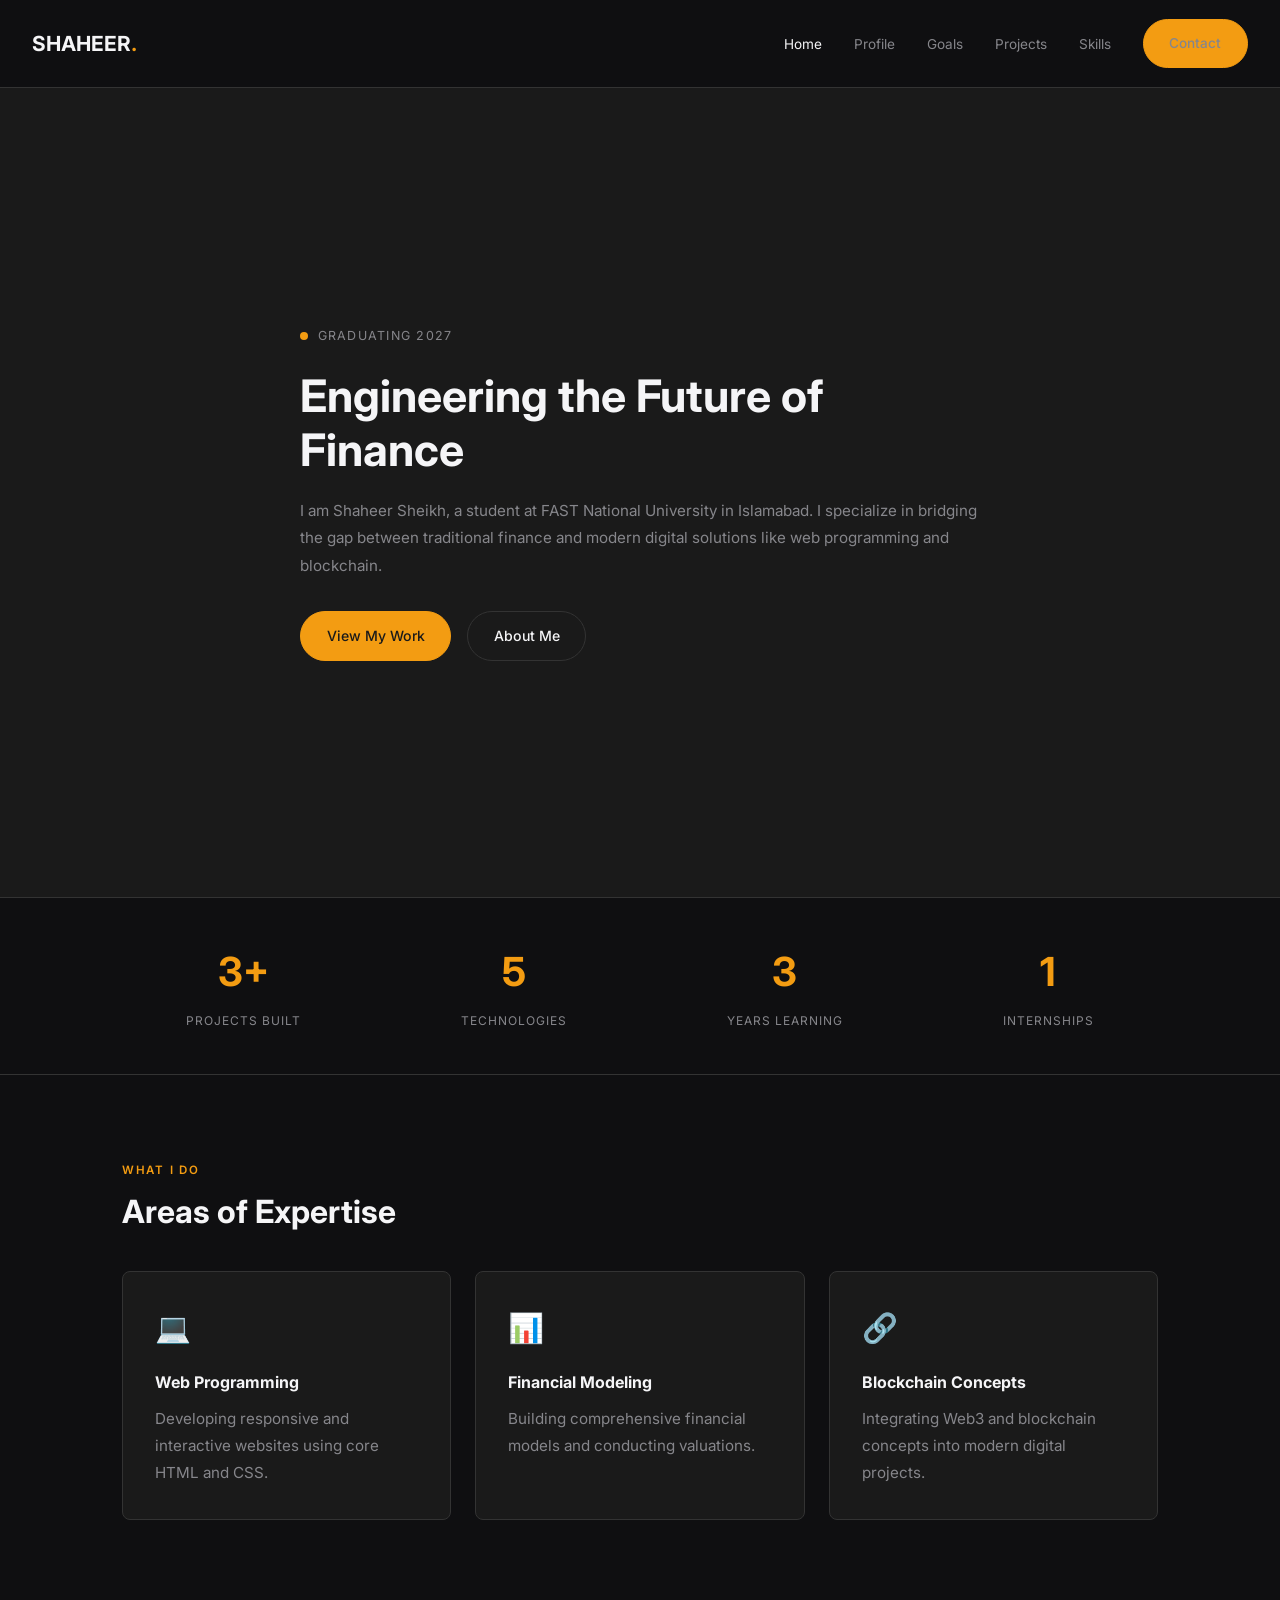
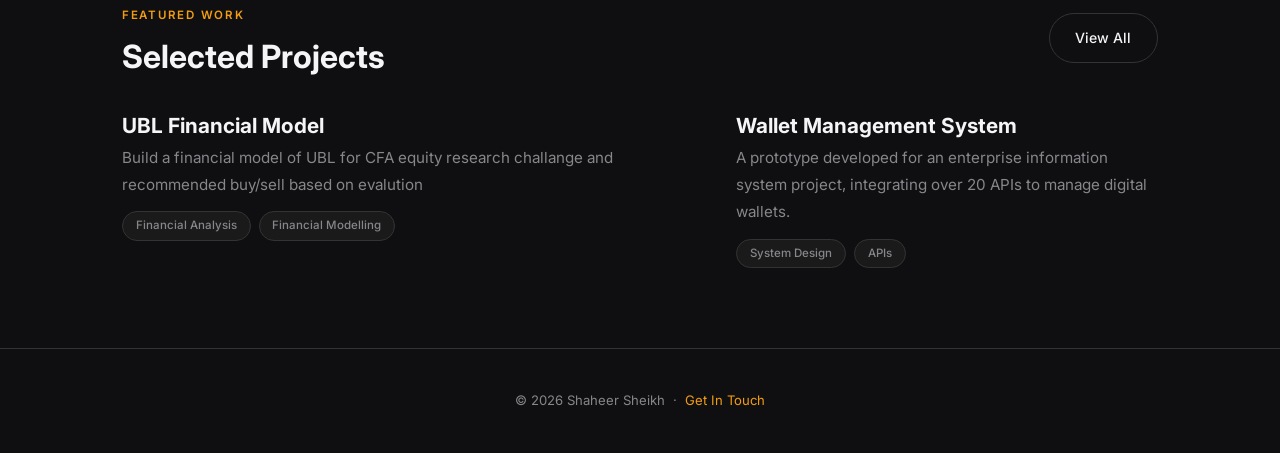
<file: index.html>
<!doctype html>
<html lang="en">
  <head>
    <meta charset="UTF-8" />
    <meta name="viewport" content="width=device-width, initial-scale=1.0" />
    <title>Shaheer Sheikh — Portfolio</title>
    <link rel="stylesheet" href="style.css" />
    <style>
      .intro {
        min-height: 90vh;
        background-color: #1a1a1a;
        border-bottom: 1px solid #333333;
        display: flex;
        align-items: center;
      }
      .intro-text-wrapper {
        max-width: 680px;
        padding: 4rem 0;
      }
      .grad-status {
        display: flex;
        align-items: center;
        gap: 0.6rem;
        margin-bottom: 1.5rem;
      }
      .status-indicator {
        width: 8px;
        height: 8px;
        border-radius: 50%;
        background-color: #f39c12;
      }
      .grad-status span {
        font-size: 0.78rem;
        letter-spacing: 0.1em;
        text-transform: uppercase;
        color: #86868b;
      }
      .intro h1 {
        margin-bottom: 1.2rem;
        color: #f5f5f7;
      }
      .intro h1 span {
        color: #f39c12;
      }
      .intro p {
        margin-bottom: 2rem;
      }

      .action-buttons {
        display: flex;
        gap: 1rem;
        flex-wrap: wrap;
      }

      .stats {
        padding: 2.5rem 0;
        border-bottom: 1px solid #333333;
      }
      .stats .container {
        display: flex;
        justify-content: space-around;
        flex-wrap: wrap;
        gap: 2rem;
      }
      .single-metric {
        text-align: center;
      }
      .metric-val {
        display: block;
        font-size: 2.5rem;
        font-weight: 700;
        color: #f39c12;
      }
      .metric-title {
        font-size: 0.75rem;
        text-transform: uppercase;
        letter-spacing: 0.08em;
        color: #86868b;
      }

      .expertise {
        display: grid;
        grid-template-columns: repeat(3, 1fr);
        gap: 1.5rem;
      }
      .skill-box {
        padding: 2rem;
        background-color: #1a1a1a;
        border: 1px solid #333333;
        border-radius: 8px;
        transition: border-color 0.3s ease;
      }
      .skill-box:hover {
        border-color: #f39c12;
      }
      .skill-emoji {
        font-size: 1.8rem;
        margin-bottom: 1rem;
      }
      .skill-box h3 {
        margin-bottom: 0.5rem;
        font-size: 1rem;
      }

      .portfolio {
        display: grid;
        grid-template-columns: 1.4fr 1fr;
        gap: 1.5rem;
      }

      .skills {
        display: flex;
        flex-wrap: wrap;
        gap: 0.5rem;
        margin-top: 0.8rem;
      }
      .section-top-row {
        display: flex;
        justify-content: space-between;
        align-items: center;
        flex-wrap: wrap;
        gap: 1rem;
        margin-bottom: 2rem;
      }

      @media (max-width: 1024px) {
        .expertise {
          grid-template-columns: repeat(2, 1fr);
        }
        .portfolio {
          grid-template-columns: 1fr;
        }
      }
      @media (max-width: 640px) {
        .expertise {
          grid-template-columns: 1fr;
        }
        .stats .container {
          flex-direction: column;
          align-items: center;
        }
      }
    </style>
  </head>
  <body>
    <nav class="navbar">
      <a href="index.html" class="nav-logo">SHAHEER<span>.</span></a>
      <ul class="nav-links">
        <li><a href="index.html" class="active">Home</a></li>
        <li><a href="profile.html">Profile</a></li>
        <li><a href="career.html">Goals</a></li>
        <li><a href="projects.html">Projects</a></li>
        <li><a href="skills.html">Skills</a></li>
        <li><a href="contact.html" class="btn btn-primary">Contact</a></li>
      </ul>
    </nav>

    <section class="intro">
      <div class="container">
        <div class="intro-text-wrapper">
          <div class="grad-status">
            <div class="status-indicator"></div>
            <span>Graduating 2027</span>
          </div>

          <h1>
            Engineering the Future of Finance
          </h1>

          <p>
            I am Shaheer Sheikh, a student at FAST National University in
            Islamabad. I specialize in bridging the gap between traditional
            finance and modern digital solutions like web programming and
            blockchain.
          </p>

          <div class="action-buttons">
            <a href="projects.html" class="btn btn-primary">View My Work</a>
            <a href="profile.html" class="btn btn-outline">About Me</a>
          </div>
        </div>
      </div>
    </section>

    <div class="stats">
      <div class="container">
        <div class="single-metric">
          <span class="metric-val">3+</span>
          <span class="metric-title">Projects Built</span>
        </div>
        <div class="single-metric">
          <span class="metric-val">5</span>
          <span class="metric-title">Technologies</span>
        </div>
        <div class="single-metric">
          <span class="metric-val">3</span>
          <span class="metric-title">Years Learning</span>
        </div>
        <div class="single-metric">
          <span class="metric-val">1</span>
          <span class="metric-title">Internships</span>
        </div>
      </div>
    </div>

    <section>
      <div class="container">
        <span class="section-label">What I Do</span>
        <h2 style="margin-bottom: 2.5rem">Areas of Expertise</h2>

        <div class="expertise">
          <div class="skill-box">
            <div class="skill-emoji">💻</div>
            <h3>Web Programming</h3>
            <p>
              Developing responsive and interactive websites using core HTML and
              CSS.
            </p>
          </div>
          <div class="skill-box">
            <div class="skill-emoji">📊</div>
            <h3>Financial Modeling</h3>
            <p>
              Building comprehensive financial models and conducting valuations.
            </p>
          </div>
          <div class="skill-box">
            <div class="skill-emoji">🔗</div>
            <h3>Blockchain Concepts</h3>
            <p>
              Integrating Web3 and blockchain concepts into modern digital
              projects.
            </p>
          </div>
        </div>
      </div>
    </section>

    <section style="padding-top: 0">
      <div class="container">
        <div class="section-top-row">
          <div>
            <span class="section-label">Featured Work</span>
            <h2>Selected Projects</h2>
          </div>
          <a href="projects.html" class="btn btn-outline">View All</a>
        </div>

        <div class="portfolio">
          <div class="card">
            <div class="card-body">
              <h3>UBL Financial Model</h3>
              <p>
                Build a financial model of UBL for CFA equity research challange
                and recommended buy/sell based on evalution
              </p>
              <div class="skills">
                <span class="tag">Financial Analysis</span>
                <span class="tag">Financial Modelling</span>
              </div>
            </div>
          </div>

          <div class="card">
            <div class="card-body">
              <h3>Wallet Management System</h3>
              <p>
                A prototype developed for an enterprise information system
                project, integrating over 20 APIs to manage digital wallets.
              </p>
              <div class="skills">
                <span class="tag">System Design</span>
                <span class="tag">APIs</span>
              </div>
            </div>
          </div>
        </div>
      </div>
    </section>

    <footer>
      <div class="container">
        <p>
          © 2026 Shaheer Sheikh &nbsp;·&nbsp;
          <a href="contact.html">Get In Touch</a>
        </p>
      </div>
    </footer>
  </body>
</html>
</file>
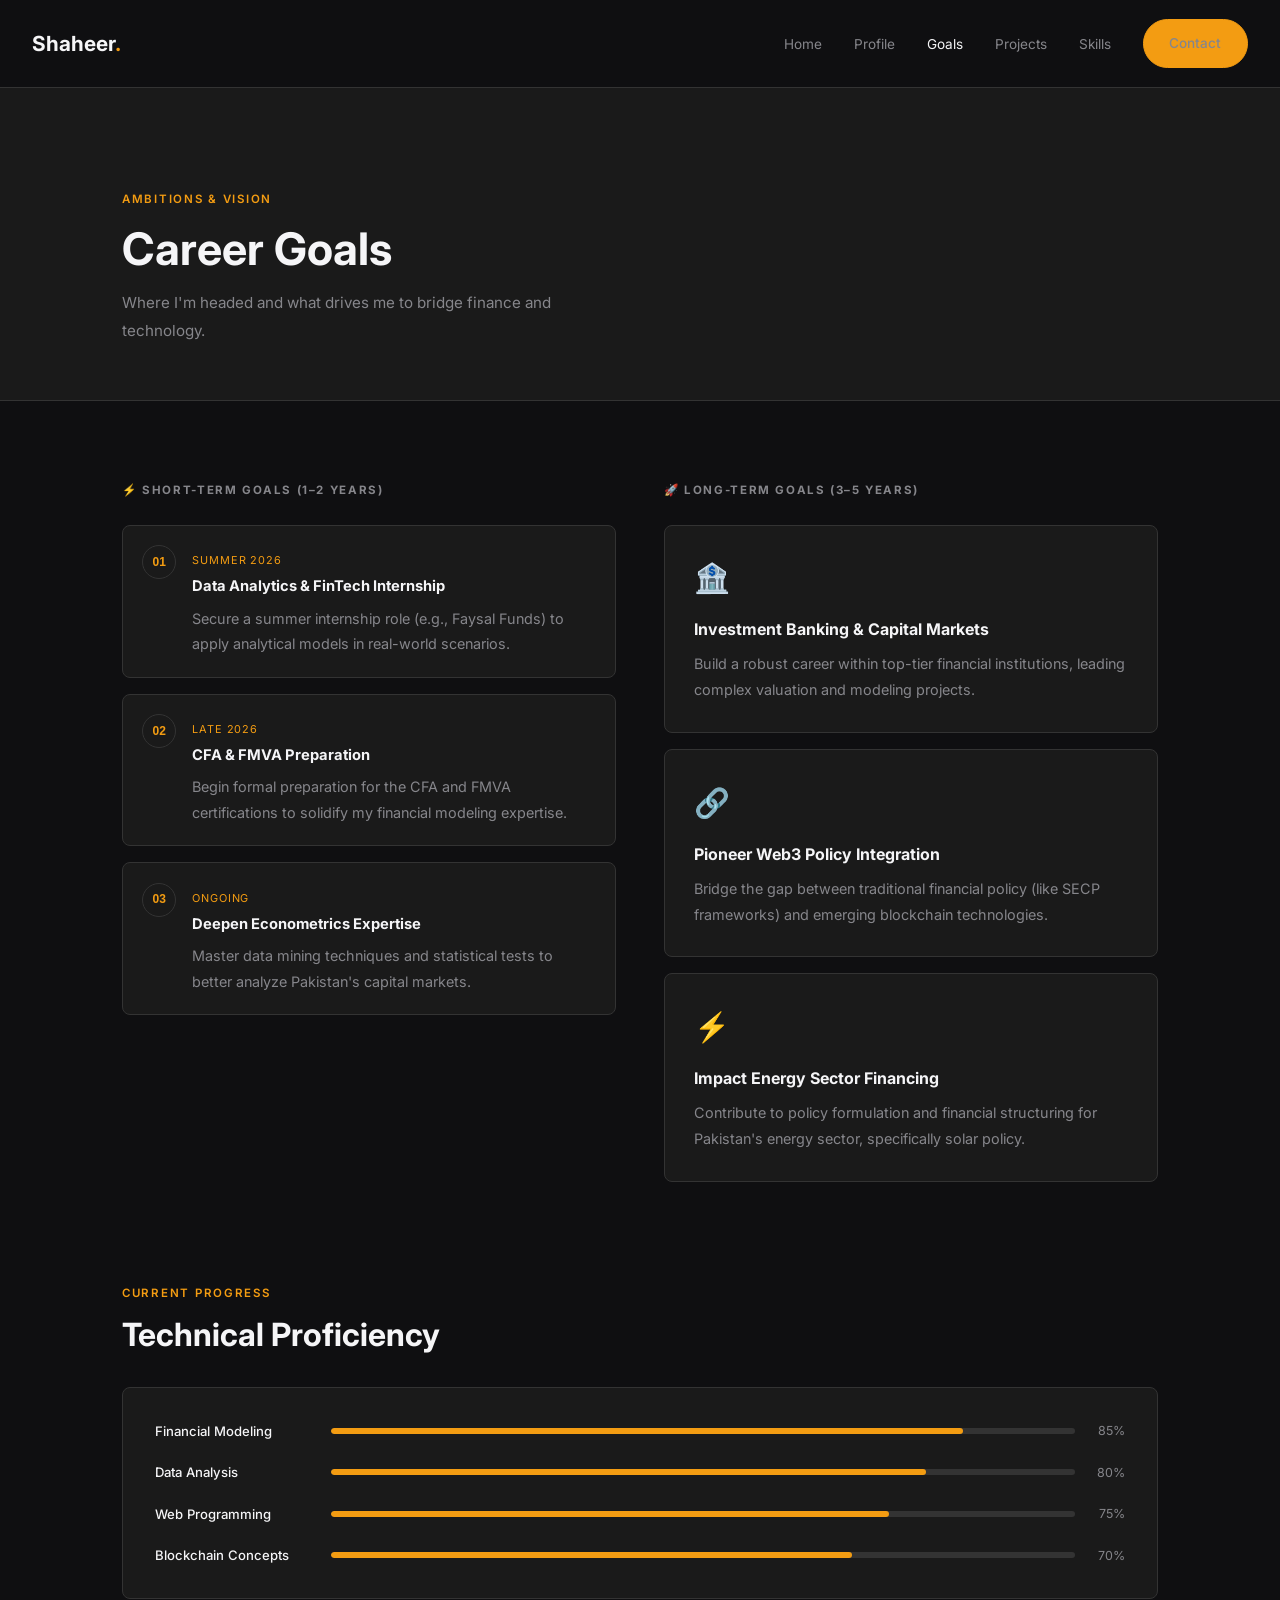
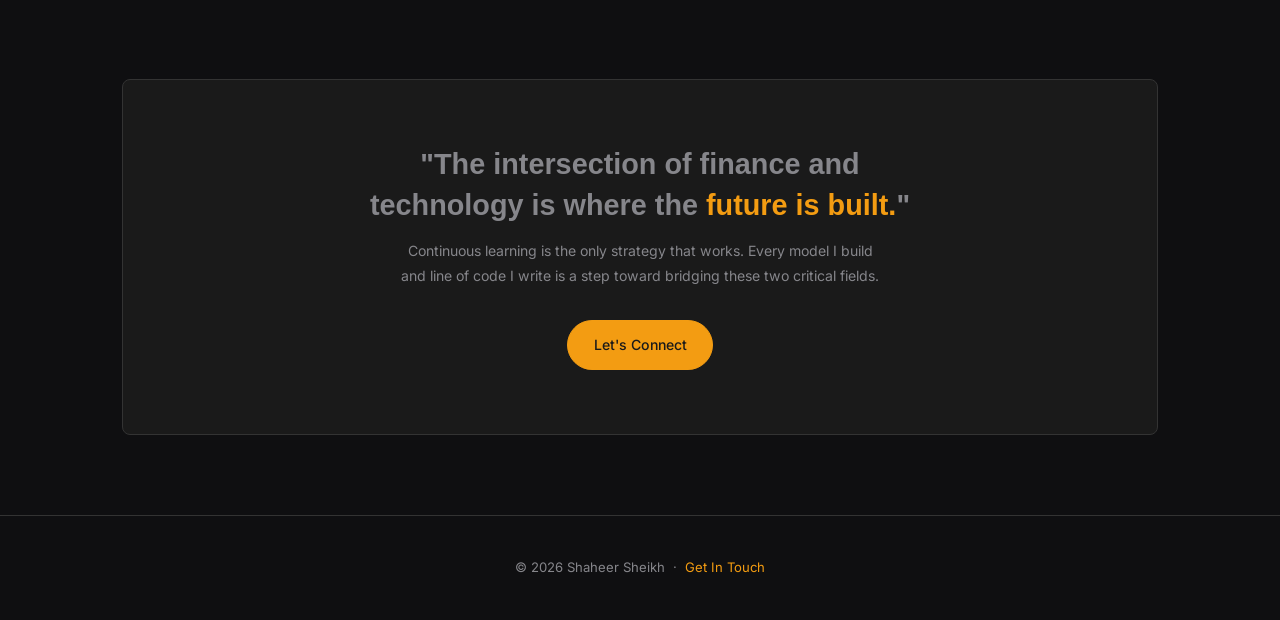
<file: career.html>
<!DOCTYPE html>
<html lang="en">
<head>
    <meta charset="UTF-8" />
    <meta name="viewport" content="width=device-width, initial-scale=1.0" />
    <title>Career Goals — Shaheer Sheikh</title>
    <link rel="stylesheet" href="style.css" />
    <style>
        .goals-layout-container {
            display: grid;
            grid-template-columns: 1fr 1fr;
            gap: 3rem;
            margin-bottom: 5rem;
        }

        .timeframe-heading {
            font-size: 0.72rem;
            font-weight: 700;
            letter-spacing: 0.14em;
            text-transform: uppercase;
            color: #86868b;
            margin-bottom: 1.5rem;
        }

        .short-term-item {
            display: flex;
            gap: 1rem;
            align-items: flex-start;
            padding: 1.2rem;
            background-color: #1a1a1a;
            border: 1px solid #333333;
            border-radius: 8px;
            margin-bottom: 1rem;
            transition: border-color 0.3s ease;
        }

        .short-term-item:hover {
            border-color: #f39c12;
        }

        .item-number-badge {
            width: 34px;
            height: 34px;
            border-radius: 50%;
            background-color: #1a1a1a;
            border: 1px solid #333333;
            display: flex;
            align-items: center;
            justify-content: center;
            font-family: 'Syne', sans-serif;
            font-size: 0.75rem;
            font-weight: 700;
            color: #f39c12;
            flex-shrink: 0;
        }

        .item-content h4 {
            font-size: 0.92rem;
            margin-bottom: 0.4rem;
        }

        .target-date {
            display: inline-block;
            font-size: 0.68rem;
            text-transform: uppercase;
            letter-spacing: 0.08em;
            color: #f39c12;
            margin-bottom: 0.3rem;
        }

        .long-term-item {
            padding: 1.8rem;
            background-color: #1a1a1a;
            border: 1px solid #333333;
            border-radius: 8px;
            margin-bottom: 1rem;
            transition: border-color 0.3s ease;
        }

        .long-term-item:hover { border-color: #f39c12; }
        .item-icon { font-size: 1.8rem; margin-bottom: 0.8rem; }
        .long-term-item h4 { margin-bottom: 0.5rem; }

        .skills-progress-wrapper {
            padding: 2rem;
            background-color: #1a1a1a;
            border: 1px solid #333333;
            border-radius: 8px;
            margin-bottom: 5rem;
        }

        .skill-bar-row {
            display: flex;
            align-items: center;
            gap: 1rem;
            margin-bottom: 1.2rem;
        }

        .skill-bar-row:last-child { margin-bottom: 0; }

        .skill-name-label {
            width: 160px;
            flex-shrink: 0;
            font-size: 0.82rem;
            font-weight: 500;
        }

        .bar-background {
            flex: 1;
            height: 6px;
            background-color: #333333;
            border-radius: 3px;
            overflow: hidden;
        }

        .bar-fill-amount {
            height: 100%;
            background-color: #f39c12;
            border-radius: 3px;
        }

        .skill-percentage {
            width: 34px;
            text-align: right;
            font-size: 0.78rem;
            color: #86868b;
        }

        .motivation-banner {
            padding: 4rem 2rem;
            background-color: #1a1a1a;
            border: 1px solid #333333;
            border-radius: 8px;
            text-align: center;
        }

        .motivational-quote {
            font-family: 'Syne', sans-serif;
            font-size: 1.8rem;
            font-weight: 700;
            max-width: 600px;
            margin: 0 auto 0.8rem;
            line-height: 1.4;
        }

        .motivational-quote span { color: #f39c12; }

        .motivation-description {
            max-width: 480px;
            margin: 0 auto 2rem;
            font-size: 0.88rem;
            line-height: 1.8;
            color: #86868b;
        }

        @media (max-width: 1024px) {
            .skill-bar-row {
                flex-wrap: wrap;
            }
            .skill-name-label {
                width: 100%;
            }
        }

        @media (max-width: 640px) {
            .goals-layout-container {
                grid-template-columns: 1fr;
                gap: 2rem;
            }
            .motivational-quote { font-size: 1.3rem; }
            .motivation-banner { padding: 2.5rem 1.2rem; }
        }
    </style>
</head>
<body>

    <nav class="navbar">
        <a href="index.html" class="nav-logo">Shaheer<span>.</span></a>
        <ul class="nav-links">
            <li><a href="index.html">Home</a></li>
            <li><a href="profile.html">Profile</a></li>
            <li><a href="career.html" class="active">Goals</a></li>
            <li><a href="projects.html">Projects</a></li>
            <li><a href="skills.html">Skills</a></li>
            <li><a href="contact.html" class="btn btn-primary">Contact</a></li>
        </ul>
    </nav>

    <div class="page-hero">
        <div class="container">
            <span class="section-label">Ambitions &amp; Vision</span>
            <h1>Career Goals</h1>
            <p style="max-width: 460px; margin-top: 0.8rem; color: #86868b;">Where I'm headed and what drives me to bridge finance and technology.</p>
        </div>
    </div>

    <section>
        <div class="container">

            <div class="goals-layout-container">

                <div>
                    <div class="timeframe-heading">⚡ Short-Term Goals (1–2 Years)</div>

                    <div class="short-term-item">
                        <div class="item-number-badge">01</div>
                        <div class="item-content">
                            <span class="target-date">Summer 2026</span>
                            <h4>Data Analytics & FinTech Internship</h4>
                            <p style="color: #86868b; font-size: 0.9rem;">Secure a summer internship role (e.g., Faysal Funds) to apply analytical models in real-world scenarios.</p>
                        </div>
                    </div>

                    <div class="short-term-item">
                        <div class="item-number-badge">02</div>
                        <div class="item-content">
                            <span class="target-date">Late 2026</span>
                            <h4>CFA & FMVA Preparation</h4>
                            <p style="color: #86868b; font-size: 0.9rem;">Begin formal preparation for the CFA and FMVA certifications to solidify my financial modeling expertise.</p>
                        </div>
                    </div>

                    <div class="short-term-item">
                        <div class="item-number-badge">03</div>
                        <div class="item-content">
                            <span class="target-date">Ongoing</span>
                            <h4>Deepen Econometrics Expertise</h4>
                            <p style="color: #86868b; font-size: 0.9rem;">Master data mining techniques and statistical tests to better analyze Pakistan's capital markets.</p>
                        </div>
                    </div>
                </div>

                <div>
                    <div class="timeframe-heading">🚀 Long-Term Goals (3–5 Years)</div>

                    <div class="long-term-item">
                        <div class="item-icon">🏦</div>
                        <h4>Investment Banking & Capital Markets</h4>
                        <p style="color: #86868b; font-size: 0.9rem;">Build a robust career within top-tier financial institutions, leading complex valuation and modeling projects.</p>
                    </div>

                    <div class="long-term-item">
                        <div class="item-icon">🔗</div>
                        <h4>Pioneer Web3 Policy Integration</h4>
                        <p style="color: #86868b; font-size: 0.9rem;">Bridge the gap between traditional financial policy (like SECP frameworks) and emerging blockchain technologies.</p>
                    </div>

                    <div class="long-term-item">
                        <div class="item-icon">⚡</div>
                        <h4>Impact Energy Sector Financing</h4>
                        <p style="color: #86868b; font-size: 0.9rem;">Contribute to policy formulation and financial structuring for Pakistan's energy sector, specifically solar policy.</p>
                    </div>
                </div>

            </div>

            <span class="section-label">Current Progress</span>
            <h2 style="margin-bottom: 2rem;">Technical Proficiency</h2>

            <div class="skills-progress-wrapper">

                <div class="skill-bar-row">
                    <span class="skill-name-label">Financial Modeling</span>
                    <div class="bar-background">
                        <div class="bar-fill-amount" style="width: 85%;"></div>
                    </div>
                    <span class="skill-percentage">85%</span>
                </div>

                <div class="skill-bar-row">
                    <span class="skill-name-label">Data Analysis</span>
                    <div class="bar-background">
                        <div class="bar-fill-amount" style="width: 80%;"></div>
                    </div>
                    <span class="skill-percentage">80%</span>
                </div>

                <div class="skill-bar-row">
                    <span class="skill-name-label">Web Programming</span>
                    <div class="bar-background">
                        <div class="bar-fill-amount" style="width: 75%;"></div>
                    </div>
                    <span class="skill-percentage">75%</span>
                </div>

                <div class="skill-bar-row">
                    <span class="skill-name-label">Blockchain Concepts</span>
                    <div class="bar-background">
                        <div class="bar-fill-amount" style="width: 70%;"></div>
                    </div>
                    <span class="skill-percentage">70%</span>
                </div>

            </div>

            <div class="motivation-banner">
                <p class="motivational-quote">"The intersection of finance and technology is where the <span>future is built.</span>"</p>
                <p class="motivation-description">Continuous learning is the only strategy that works. Every model I build and line of code I write is a step toward bridging these two critical fields.</p>
                <a href="contact.html" class="btn btn-primary">Let's Connect</a>
            </div>

        </div>
    </section>

    <footer>
        <div class="container">
            <p>© 2026 Shaheer Sheikh &nbsp;·&nbsp; <a href="contact.html">Get In Touch</a></p>
        </div>
    </footer>

</body>
</html>
</file>
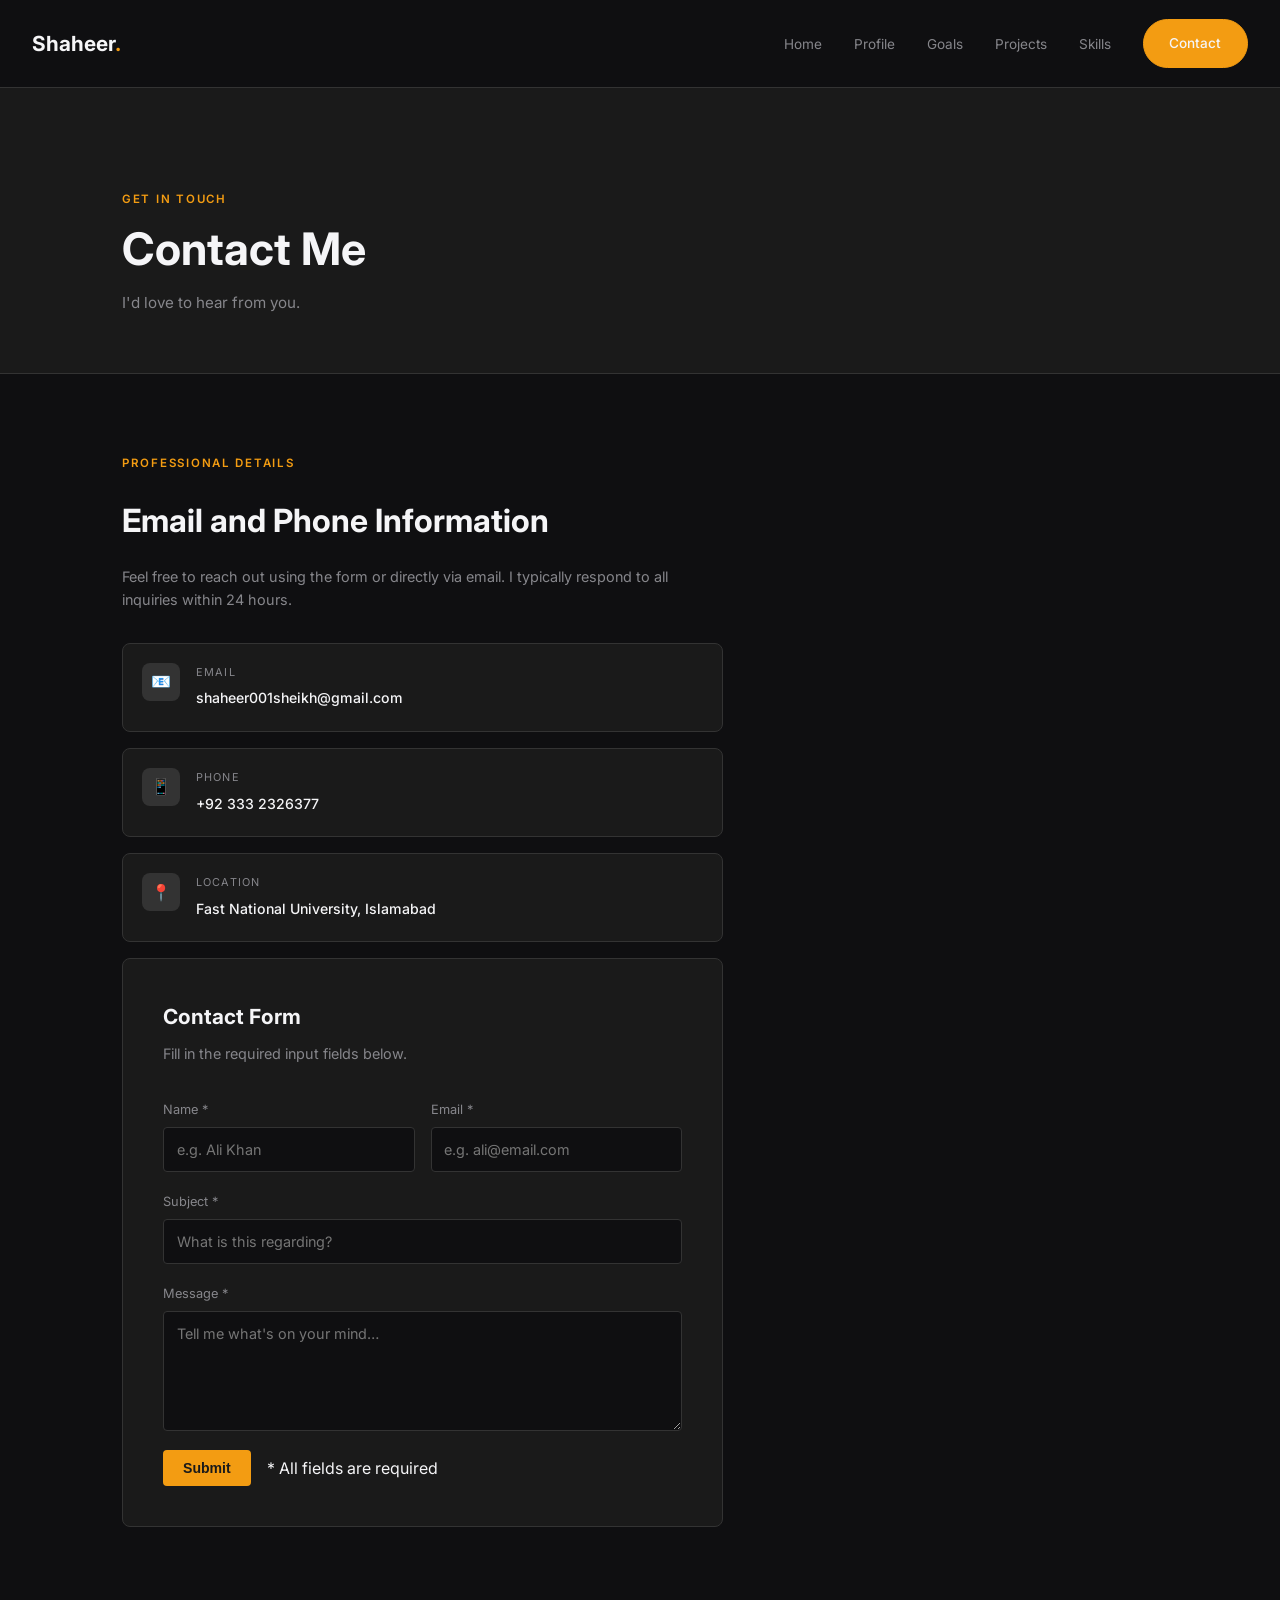
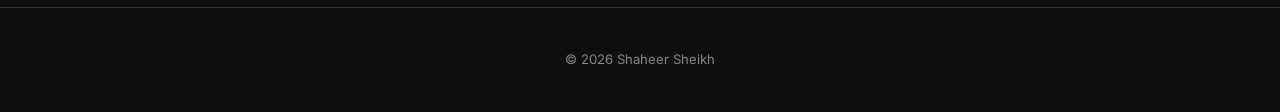
<file: contact.html>
<!doctype html>
<html lang="en">
  <head>
    <meta charset="UTF-8" />
    <meta name="viewport" content="width=device-width, initial-scale=1.0" />
    <title>Contact — Shaheer Sheikh</title>
    <link rel="stylesheet" href="style.css" />
    <style>
      .contact-grid-container {
        display: grid;
        grid-template-columns: 1fr 1.5fr;
        gap: 4rem;
        align-items: start;
      }

      .contact-details-column {
        display: flex;
        flex-direction: column;
        gap: 1rem;
      }

      .contact-details-column h2 {
        margin-bottom: 0.5rem;
        color: #f5f5f7;
      }

      .contact-info-box {
        display: flex;
        align-items: flex-start;
        gap: 1rem;
        padding: 1.2rem;
        background-color: #1a1a1a;
        border: 1px solid #333333;
        border-radius: 8px;
        transition: border-color 0.3s ease;
      }

      .contact-info-box:hover {
        border-color: #f39c12;
      }

      .contact-icon-wrapper {
        width: 38px;
        height: 38px;
        background-color: #333333;
        border-radius: 8px;
        display: flex;
        align-items: center;
        justify-content: center;
        font-size: 1rem;
        flex-shrink: 0;
      }

      .contact-text-content label {
        display: block;
        font-size: 0.68rem;
        text-transform: uppercase;
        letter-spacing: 0.1em;
        color: #86868b;
        margin-bottom: 0.2rem;
      }

      .contact-text-content span {
        font-size: 0.88rem;
        font-weight: 500;
        color: #f5f5f7;
      }

      .social-links-container {
        display: flex;
        gap: 0.7rem;
        flex-wrap: wrap;
      }

      .social-circle-link {
        width: 42px;
        height: 42px;
        border-radius: 50%;
        border: 1px solid #333333;
        display: flex;
        align-items: center;
        justify-content: center;
        font-size: 1rem;
        color: #86868b;
        text-decoration: none;
        transition:
          border-color 0.3s ease,
          color 0.3s ease;
      }

      .social-circle-link:hover {
        border-color: #f39c12;
        color: #f39c12;
      }

      .message-form-container {
        padding: 2.5rem;
        background-color: #1a1a1a;
        border: 1px solid #333333;
        border-radius: 8px;
      }

      .message-form-container h3 {
        margin-bottom: 0.3rem;
        color: #f5f5f7;
      }

      .form-input-row {
        display: grid;
        grid-template-columns: 1fr 1fr;
        gap: 1rem;
      }

      .input-group {
        display: flex;
        flex-direction: column;
        gap: 0.4rem;
        margin-bottom: 1.2rem;
      }

      .input-group label {
        font-size: 0.8rem;
        color: #86868b;
      }

      .input-group input,
      .input-group textarea {
        padding: 0.8rem;
        background-color: #0f0f11;
        border: 1px solid #333333;
        border-radius: 4px;
        color: #f5f5f7;
        font-family: inherit;
        font-size: 0.9rem;
      }

      .input-group input:focus,
      .input-group textarea:focus {
        border-color: #f39c12;
        outline: none;
      }

      .input-group textarea {
        resize: vertical;
        min-height: 120px;
      }

      .form-submit-row {
        display: flex;
        align-items: center;
        gap: 1rem;
        flex-wrap: wrap;
        margin-top: 0.5rem;
      }

      @media (max-width: 1024px) {
        .contact-grid-container {
          grid-template-columns: 1fr;
          gap: 3rem;
        }
        .form-input-row {
          grid-template-columns: 1fr;
          gap: 0;
        }
      }

      @media (max-width: 640px) {
        .message-form-container {
          padding: 1.5rem;
        }
      }
    </style>
  </head>
  <body>
    <nav class="navbar">
      <a href="index.html" class="nav-logo">Shaheer<span>.</span></a>
      <ul class="nav-links">
        <li><a href="index.html">Home</a></li>
        <li><a href="profile.html">Profile</a></li>
        <li><a href="career.html">Goals</a></li>
        <li><a href="projects.html">Projects</a></li>
        <li><a href="skills.html">Skills</a></li>
        <li>
          <a href="contact.html" class="btn btn-primary active">Contact</a>
        </li>
      </ul>
    </nav>

    <div class="page-hero">
      <div class="container">
        <span class="section-label">Get In Touch</span>
        <h1>Contact Me</h1>
        <p style="max-width: 460px; margin-top: 0.8rem; color: #86868b">
         I'd love to hear from you.
        </p>
      </div>
    </div>

    <section>
      <div class="container">
        <div class="contact-grid-container">
          <div class="contact-details-column">
            <span class="section-label">Professional Details</span>
            <h2>Email and Phone Information</h2>

            <p
              style="
                color: #86868b;
                font-size: 0.9rem;
                margin-bottom: 1rem;
                line-height: 1.6;
              "
            >
              Feel free to reach out using the form or directly via email. I
              typically respond to all inquiries within 24 hours.
            </p>

            <div class="contact-info-box">
              <div class="contact-icon-wrapper">📧</div>
              <div class="contact-text-content">
                <label>Email</label>
                <span>shaheer001sheikh@gmail.com</span>
              </div>
            </div>

            <div class="contact-info-box">
              <div class="contact-icon-wrapper">📱</div>
              <div class="contact-text-content">
                <label>Phone</label>
                <span>+92 333 2326377</span>
              </div>
            </div>

            <div class="contact-info-box">
              <div class="contact-icon-wrapper">📍</div>
              <div class="contact-text-content">
                <label>Location</label>
                <span>Fast National University, Islamabad</span>
              </div>
            </div>

          <div>
            <div class="message-form-container">
              <h3>Contact Form</h3>
              <p
                style="
                  margin-bottom: 2rem;
                  margin-top: 0.4rem;
                  color: #86868b;
                  font-size: 0.9rem;
                "
              >
                Fill in the required input fields below.
              </p>

              <form action="#" method="POST">
                <div class="form-input-row">
                  <div class="input-group">
                    <label for="name">Name *</label>
                    <input
                      type="text"
                      id="name"
                      name="name"
                      placeholder="e.g. Ali Khan"
                      required
                    />
                  </div>

                  <div class="input-group">
                    <label for="email">Email *</label>
                    <input
                      type="email"
                      id="email"
                      name="email"
                      placeholder="e.g. ali@email.com"
                      required
                    />
                  </div>
                </div>

                <div class="input-group">
                  <label for="subject">Subject *</label>
                  <input
                    type="text"
                    id="subject"
                    name="subject"
                    placeholder="What is this regarding?"
                    required
                  />
                </div>

                <div class="input-group">
                  <label for="message">Message *</label>
                  <textarea
                    id="message"
                    name="message"
                    placeholder="Tell me what's on your mind…"
                    required
                  ></textarea>
                </div>

                <div class="form-submit-row">
                  <button
                    type="submit"
                    class="btn btn-primary"
                    style="
                      padding: 10px 20px;
                      border-radius: 4px;
                      border: none;
                      background-color: #f39c12;
                      color: #1a1a1a;
                      font-weight: 600;
                      cursor: pointer;
                    "
                  >
                    Submit
                  </button>
                  <span class="required-field-note"
                    >* All fields are required</span
                  >
                </div>
              </form>
            </div>
          </div>
        </div>
      </div>
    </section>

    <footer>
      <div class="container">
        <p>© 2026 Shaheer Sheikh</p>
      </div>
    </footer>
  </body>
</html>
</file>
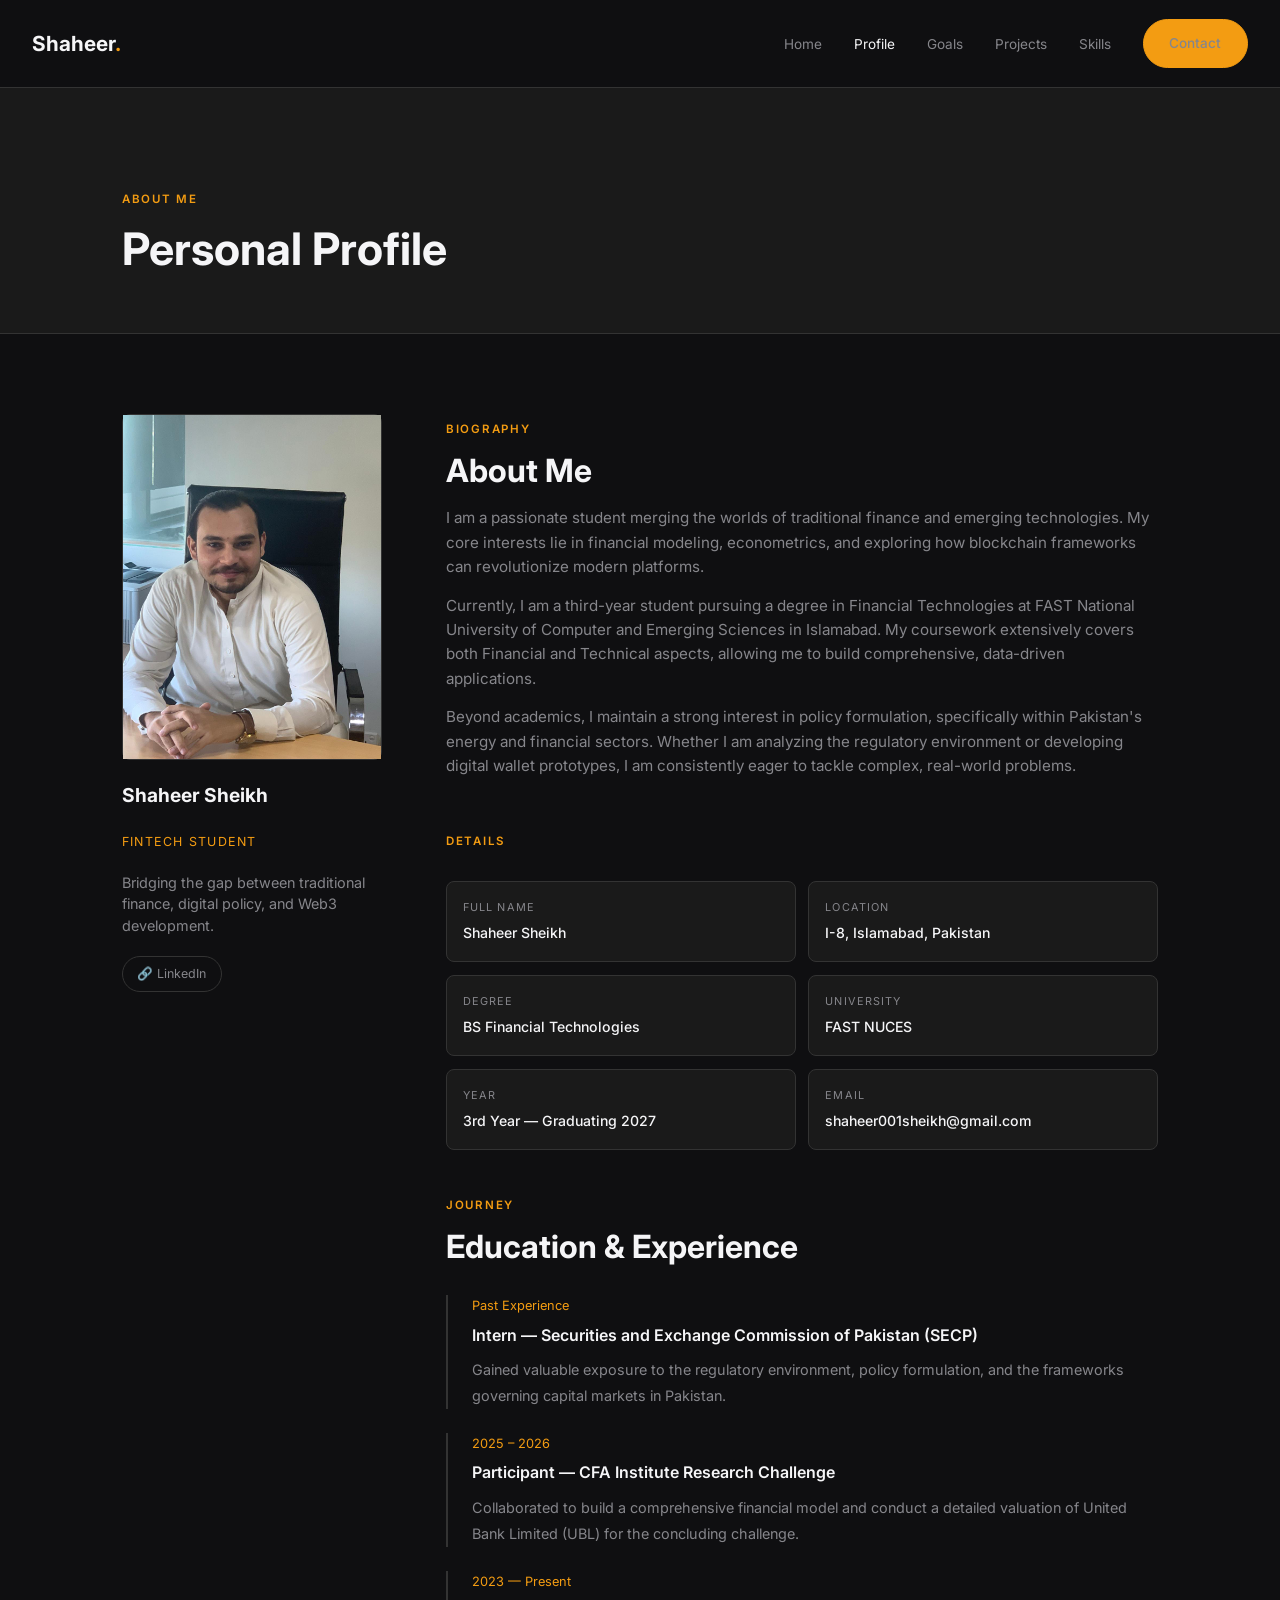
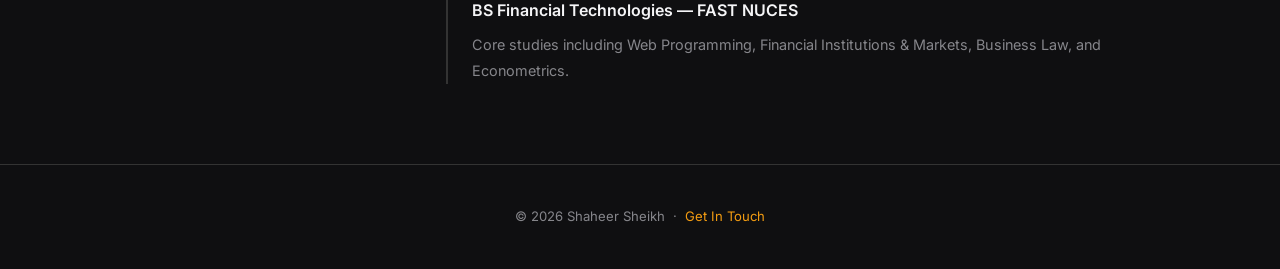
<file: profile.html>
<!doctype html>
<html lang="en">
  <head>
    <meta charset="UTF-8" />
    <meta name="viewport" content="width=device-width, initial-scale=1.0" />
    <title>Profile — Shaheer Sheikh</title>
    <link rel="stylesheet" href="style.css" />
    <style>
      .profile-layout {
        display: grid;
        grid-template-columns: 260px 1fr;
        gap: 4rem;
        align-items: start;
      }

      .profile-sidebar {
        display: flex;
        flex-direction: column;
        gap: 1.2rem;
      }

      .avatar-box {
        width: 100%;
        aspect-ratio: 3 / 4;
        background-color: #1a1a1a;
        border: 1px solid #333333;
        border-radius: 8px;
        display: flex;
        flex-direction: column;
        align-items: center;
        justify-content: center;
        gap: 0.5rem;
        color: #86868b;
        font-size: 0.85rem;
      }

      .avatar-box .avatar-icon {
        font-size: 3.5rem;
      }

      .sidebar-name {
        font-size: 1.2rem;
        font-weight: 700;
        color: #f5f5f7;
      }

      .sidebar-role {
        font-size: 0.78rem;
        text-transform: uppercase;
        letter-spacing: 0.1em;
        color: #f39c12;
      }

      .social-links {
        display: flex;
        flex-wrap: wrap;
        gap: 0.6rem;
      }

      .social-links a {
        padding: 0.4rem 0.9rem;
        font-size: 0.78rem;
        border: 1px solid #333333;
        border-radius: 50px;
        color: #86868b;
        text-decoration: none;
        transition:
          border-color 0.3s ease,
          color 0.3s ease;
      }

      .social-links a:hover {
        border-color: #f39c12;
        color: #f39c12;
      }

      .info-grid {
        display: grid;
        grid-template-columns: 1fr 1fr;
        gap: 0.8rem;
        margin: 1rem 0 2.5rem;
      }

      .info-box {
        padding: 1rem;
        background-color: #1a1a1a;
        border: 1px solid #333333;
        border-radius: 8px;
      }

      .info-box .lbl {
        font-size: 0.68rem;
        text-transform: uppercase;
        letter-spacing: 0.1em;
        color: #86868b;
        margin-bottom: 0.3rem;
      }

      .info-box .val {
        font-size: 0.88rem;
        font-weight: 500;
        color: #f5f5f7;
      }

      .bio-block {
        margin-bottom: 3rem;
      }

      .bio-block h2 {
        margin-bottom: 1rem;
      }

      .bio-block p {
        margin-bottom: 0.9rem;
        color: #86868b;
        line-height: 1.6;
      }

      .experience {
        display: flex;
        flex-direction: column;
        gap: 1.5rem;
      }

      .exp-item {
        padding-left: 1.5rem;
        border-left: 2px solid #333333;
      }

      .exp-date {
        font-size: 0.8rem;
        color: #f39c12;
        margin-bottom: 0.3rem;
      }

      .exp-title {
        font-weight: 600;
        color: #f5f5f7;
        margin-bottom: 0.5rem;
      }

      .exp-item p {
        font-size: 0.9rem;
        color: #86868b;
      }

      @media (max-width: 1024px) {
        .profile-layout {
          grid-template-columns: 220px 1fr;
          gap: 2.5rem;
        }
      }

      @media (max-width: 640px) {
        .profile-layout {
          grid-template-columns: 1fr;
          gap: 2rem;
        }

        .avatar-box {
          aspect-ratio: unset;
          height: 220px;
        }

        .info-grid {
          grid-template-columns: 1fr;
        }
      }
    </style>
  </head>

  <body>
    <nav class="navbar">
      <a href="index.html" class="nav-logo">Shaheer<span>.</span></a>
      <ul class="nav-links">
        <li><a href="index.html">Home</a></li>
        <li><a href="profile.html" class="active">Profile</a></li>
        <li><a href="career.html">Goals</a></li>
        <li><a href="projects.html">Projects</a></li>
        <li><a href="skills.html">Skills</a></li>
        <li><a href="contact.html" class="btn btn-primary">Contact</a></li>
      </ul>
    </nav>

    <div class="page-hero">
      <div class="container">
        <span class="section-label">About Me</span>
        <h1>Personal Profile</h1>
      </div>
    </div>

    <section>
      <div class="container">
        <div class="profile-layout">
          <div class="profile-sidebar">
            <div class="avatar-box">
              <span class="avatar-icon"
                ><img src="Image 02.jpg" alt="shaheer Sheikh"
              /></span>
            </div>

            <div class="sidebar-name">Shaheer Sheikh</div>

            <div class="sidebar-role">FinTech Student</div>

            <p style="color: #86868b; font-size: 0.9rem; line-height: 1.5">
              Bridging the gap between traditional finance, digital policy, and
              Web3 development.
            </p>

            <div class="social-links">
              <a
                href="https://www.linkedin.com/in/shaheer-sheikh-0072a3282?utm_source=share_via&utm_content=profile&utm_medium=member_android"
                >🔗 LinkedIn</a
              >
            </div>
          </div>

          <div>
            <div class="bio-block">
              <span class="section-label">Biography</span>
              <h2>About Me</h2>

              <p>
                I am a passionate student merging the worlds of traditional
                finance and emerging technologies. My core interests lie in
                financial modeling, econometrics, and exploring how blockchain
                frameworks can revolutionize modern platforms.
              </p>

              <p>
                Currently, I am a third-year student pursuing a degree in
                Financial Technologies at FAST National University of Computer
                and Emerging Sciences in Islamabad. My coursework extensively
                covers both Financial and Technical aspects, allowing me to
                build comprehensive, data-driven applications.
              </p>

              <p>
                Beyond academics, I maintain a strong interest in policy
                formulation, specifically within Pakistan's energy and financial
                sectors. Whether I am analyzing the regulatory environment or
                developing digital wallet prototypes, I am consistently eager to
                tackle complex, real-world problems.
              </p>
            </div>

            <span class="section-label">Details</span>
            <div class="info-grid">
              <div class="info-box">
                <div class="lbl">Full Name</div>
                <div class="val">Shaheer Sheikh</div>
              </div>

              <div class="info-box">
                <div class="lbl">Location</div>
                <div class="val">I-8, Islamabad, Pakistan</div>
              </div>

              <div class="info-box">
                <div class="lbl">Degree</div>
                <div class="val">BS Financial Technologies</div>
              </div>

              <div class="info-box">
                <div class="lbl">University</div>
                <div class="val">FAST NUCES</div>
              </div>

              <div class="info-box">
                <div class="lbl">Year</div>
                <div class="val">3rd Year — Graduating 2027</div>
              </div>

              <div class="info-box">
                <div class="lbl">Email</div>
                <div class="val">shaheer001sheikh@gmail.com</div>
              </div>
            </div>

            <span class="section-label">Journey</span>
            <h2 style="margin-bottom: 1.8rem">Education &amp; Experience</h2>

            <div class="experience">
              <div class="exp-item">
                <div class="exp-date">Past Experience</div>
                <div class="exp-title">
                  Intern — Securities and Exchange Commission of Pakistan (SECP)
                </div>
                <p>
                  Gained valuable exposure to the regulatory environment, policy
                  formulation, and the frameworks governing capital markets in
                  Pakistan.
                </p>
              </div>

              <div class="exp-item">
                <div class="exp-date">2025 – 2026</div>
                <div class="exp-title">
                  Participant — CFA Institute Research Challenge
                </div>
                <p>
                  Collaborated to build a comprehensive financial model and
                  conduct a detailed valuation of United Bank Limited (UBL) for
                  the concluding challenge.
                </p>
              </div>

              <div class="exp-item">
                <div class="exp-date">2023 — Present</div>
                <div class="exp-title">
                  BS Financial Technologies — FAST NUCES
                </div>
                <p>
                  Core studies including Web Programming, Financial Institutions
                  & Markets, Business Law, and Econometrics.
                </p>
              </div>
            </div>
          </div>
        </div>
      </div>
    </section>

    <footer>
      <div class="container">
        <p>
          © 2026 Shaheer Sheikh &nbsp;·&nbsp;
          <a href="contact.html">Get In Touch</a>
        </p>
      </div>
    </footer>
  </body>
</html>
</file>
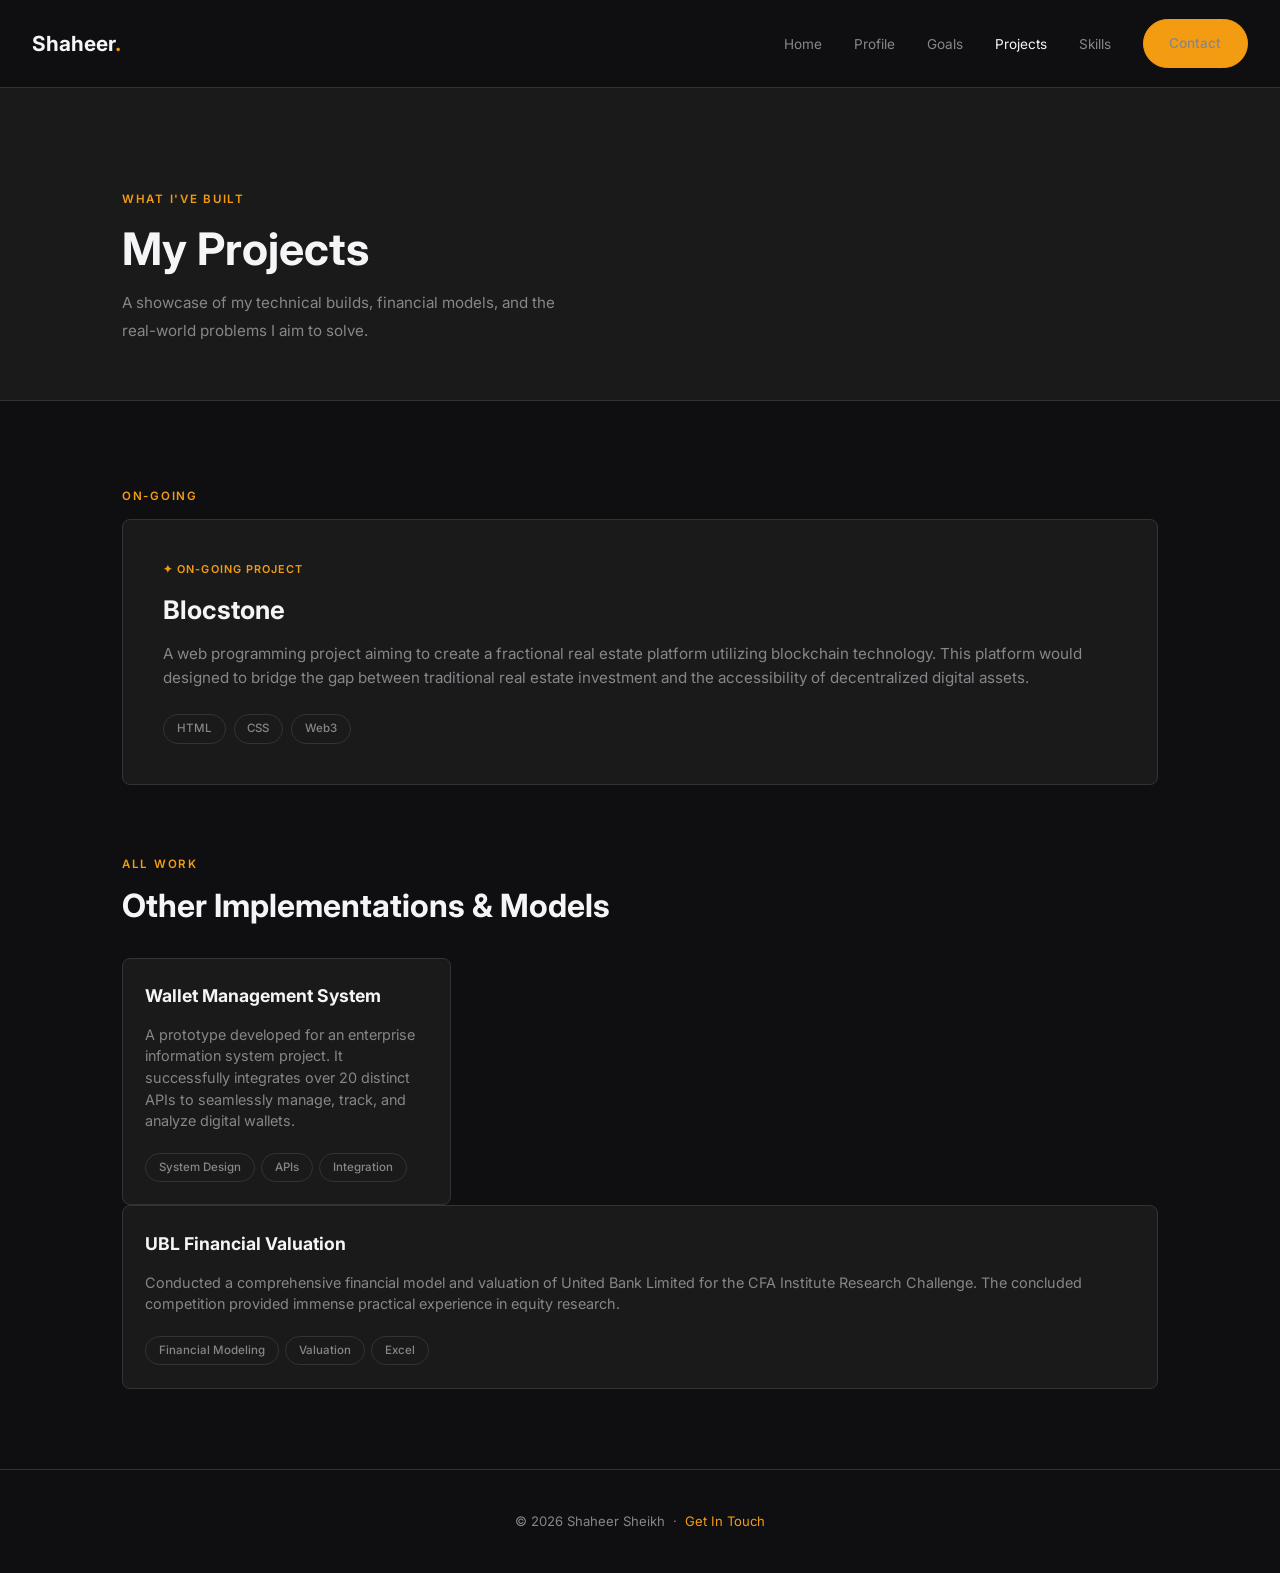
<file: projects.html>
<!doctype html>
<html lang="en">
  <head>
    <meta charset="UTF-8" />
    <meta name="viewport" content="width=device-width, initial-scale=1.0" />
    <title>Projects — Shaheer Sheikh</title>
    <link rel="stylesheet" href="style.css" />
    <style>
      .hero-project-box {
        background-color: #1a1a1a;
        border: 1px solid #333333;
        border-radius: 8px;
        margin-bottom: 4rem;
        padding: 2.5rem;
        display: flex;
        flex-direction: column;
        justify-content: center;
        gap: 1rem;
        transition: border-color 0.3s ease;
      }

      .hero-project-box:hover {
        border-color: #f39c12;
      }

      .highlight-tag {
        font-size: 0.68rem;
        font-weight: 600;
        letter-spacing: 0.1em;
        text-transform: uppercase;
        color: #f39c12;
      }

      .hero-project-box h2 {
        font-size: 1.6rem;
        color: #f5f5f7;
      }

      .hero-project-box p {
        color: #86868b;
        line-height: 1.6;
      }

      .tech-stack-list {
        display: flex;
        flex-wrap: wrap;
        gap: 0.5rem;
        margin-top: 0.5rem;
      }

      .project-action-links {
        display: flex;
        gap: 0.8rem;
        flex-wrap: wrap;
        margin-top: 1rem;
      }

      .secondary-projects-grid {
        display: grid;
        grid-template-columns: repeat(3, 1fr);
        gap: 1.5rem;
      }

      .standard-project-card {
        background-color: #1a1a1a;
        border: 1px solid #333333;
        border-radius: 8px;
        padding: 1.4rem;
        display: flex;
        flex-direction: column;
        gap: 0.8rem;
        transition:
          border-color 0.3s ease,
          transform 0.3s ease;
      }

      .standard-project-card:hover {
        border-color: #f39c12;
        transform: translateY(-4px);
      }

      .standard-project-card h3 {
        font-size: 1.1rem;
        color: #f5f5f7;
      }

      .standard-project-card p {
        font-size: 0.9rem;
        color: #86868b;
        line-height: 1.5;
        flex: 1;
      }

      .standard-tech-list {
        display: flex;
        flex-wrap: wrap;
        gap: 0.4rem;
        margin-top: 0.5rem;
      }

      .standard-project-links {
        margin-top: 1rem;
        padding-top: 1rem;
        border-top: 1px solid #333333;
        display: flex;
        gap: 0.6rem;
      }

      .mini-action-btn {
        font-size: 0.75rem;
        font-weight: 500;
        color: #86868b;
        border: 1px solid #333333;
        border-radius: 50px;
        padding: 0.3rem 0.8rem;
        text-decoration: none;
        transition:
          color 0.3s ease,
          border-color 0.3s ease;
      }

      .mini-action-btn:hover {
        color: #f39c12;
        border-color: #f39c12;
      }

      @media (max-width: 1024px) {
        .secondary-projects-grid {
          grid-template-columns: repeat(2, 1fr);
        }
      }

      @media (max-width: 640px) {
        .secondary-projects-grid {
          grid-template-columns: 1fr;
        }
        .hero-project-box {
          padding: 1.5rem;
        }
      }
    </style>
  </head>
  <body>
    <nav class="navbar">
      <a href="index.html" class="nav-logo">Shaheer<span>.</span></a>
      <ul class="nav-links">
        <li><a href="index.html">Home</a></li>
        <li><a href="profile.html">Profile</a></li>
        <li><a href="career.html">Goals</a></li>
        <li><a href="projects.html" class="active">Projects</a></li>
        <li><a href="skills.html">Skills</a></li>
        <li><a href="contact.html" class="btn btn-primary">Contact</a></li>
      </ul>
    </nav>

    <div class="page-hero">
      <div class="container">
        <span class="section-label">What I've Built</span>
        <h1>My Projects</h1>
        <p style="max-width: 460px; margin-top: 0.8rem; color: #86868b">
          A showcase of my technical builds, financial models, and the
          real-world problems I aim to solve.
        </p>
      </div>
    </div>

    <section>
      <div class="container">
        <span class="section-label">On-going</span>
        <div class="hero-project-box">
          <span class="highlight-tag">✦ On-going Project</span>
          <h2>Blocstone</h2>
          <p>
            A web programming project aiming to create a fractional real estate
            platform utilizing blockchain technology. This platform would designed
            to bridge the gap between traditional real estate investment and the
            accessibility of decentralized digital assets.
          </p>

          <div class="tech-stack-list">
            <span class="tag">HTML</span>
            <span class="tag">CSS</span>
            <span class="tag">Web3</span>
          </div>
        </div>

        <span class="section-label">All Work</span>
        <h2 style="margin-bottom: 2rem">Other Implementations &amp; Models</h2>

        <div class="secondary-projects-grid">
          <div class="standard-project-card">
            <h3>Wallet Management System</h3>
            <p>
              A prototype developed for an enterprise information system
              project. It successfully integrates over 20 distinct APIs to
              seamlessly manage, track, and analyze digital wallets.
            </p>
            <div class="standard-tech-list">
              <span class="tag">System Design</span>
              <span class="tag">APIs</span>
              <span class="tag">Integration</span>
            </div>
            </div>
          </div>

          <div class="standard-project-card">
            <h3>UBL Financial Valuation</h3>
            <p>
              Conducted a comprehensive financial model and valuation of United
              Bank Limited for the CFA Institute Research Challenge. The
              concluded competition provided immense practical experience in
              equity research.
            </p>
            <div class="standard-tech-list">
              <span class="tag">Financial Modeling</span>
              <span class="tag">Valuation</span>
              <span class="tag">Excel</span>
            </div>
            </div>
          </div>
        </div>
      </div>
    </section>

    <footer>
      <div class="container">
        <p>
          © 2026 Shaheer Sheikh &nbsp;·&nbsp;
          <a href="contact.html">Get In Touch</a>
        </p>
      </div>
    </footer>
  </body>
</html>
</file>
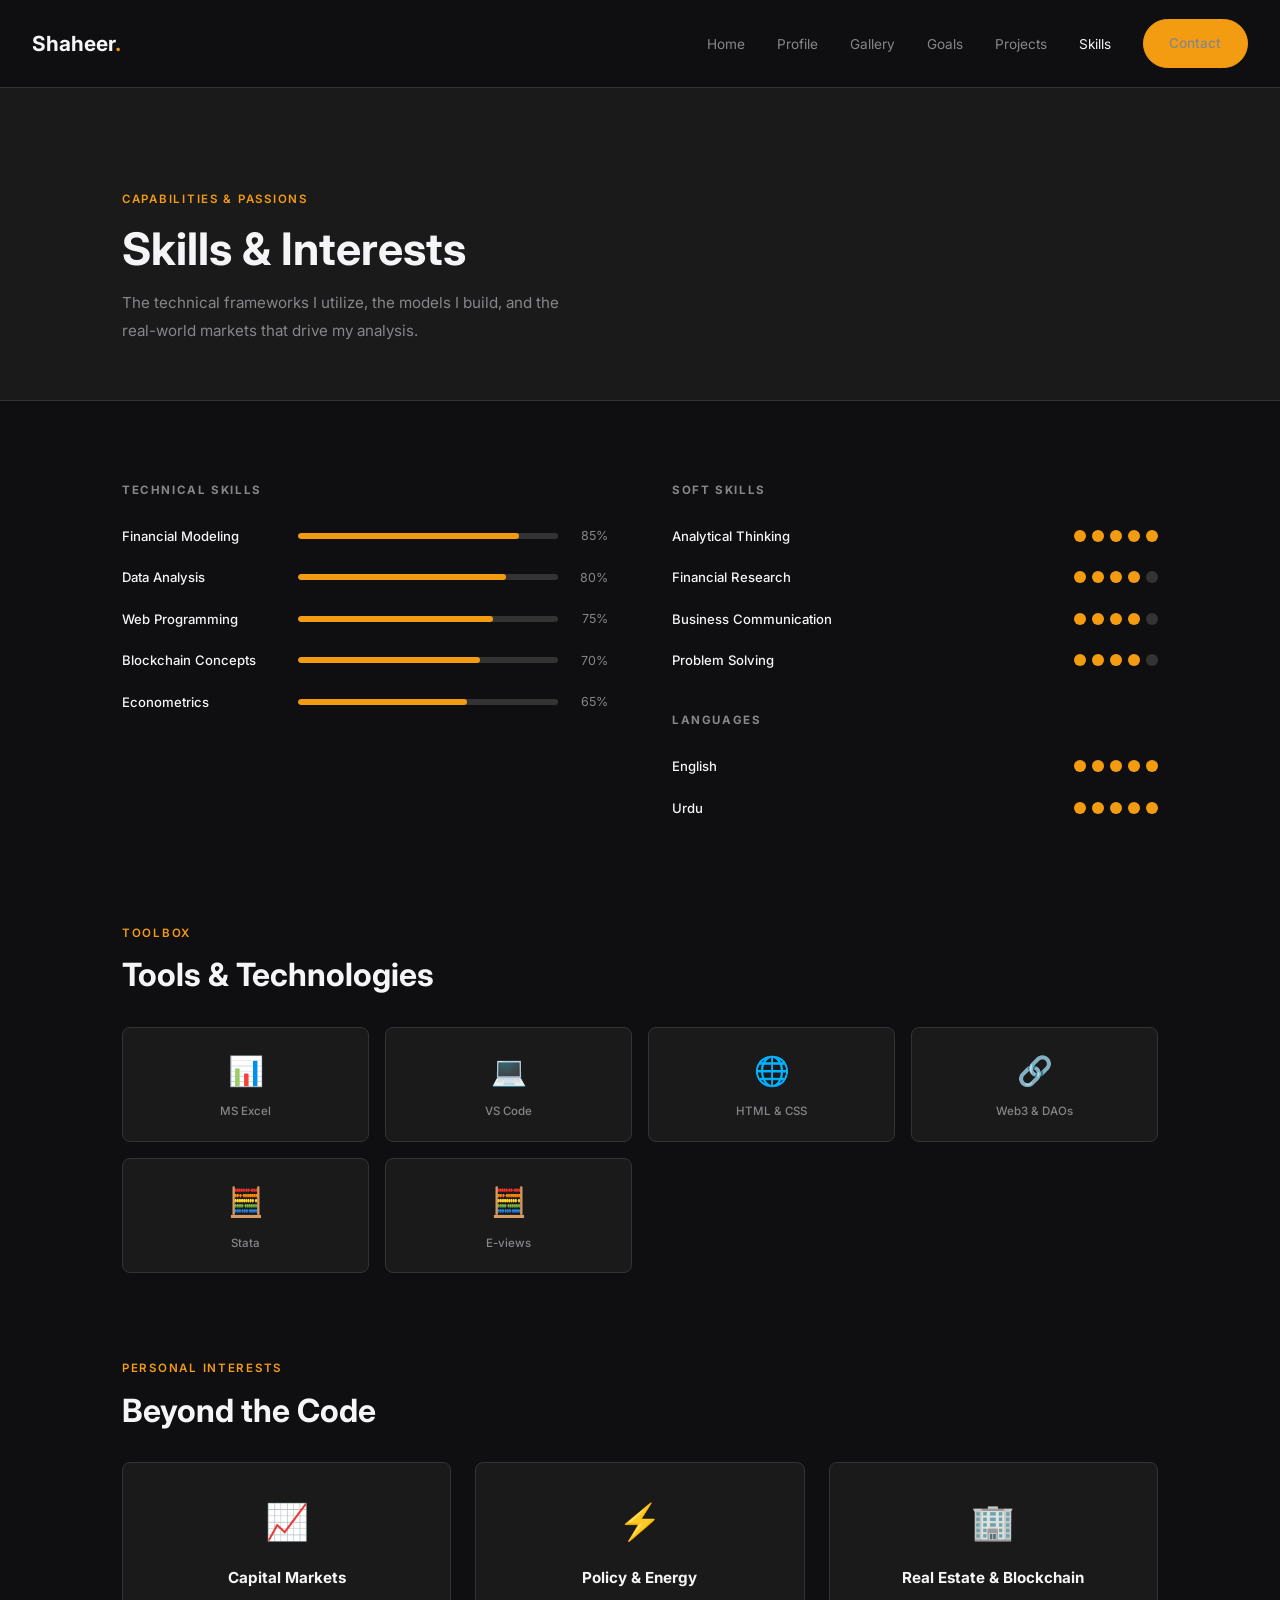
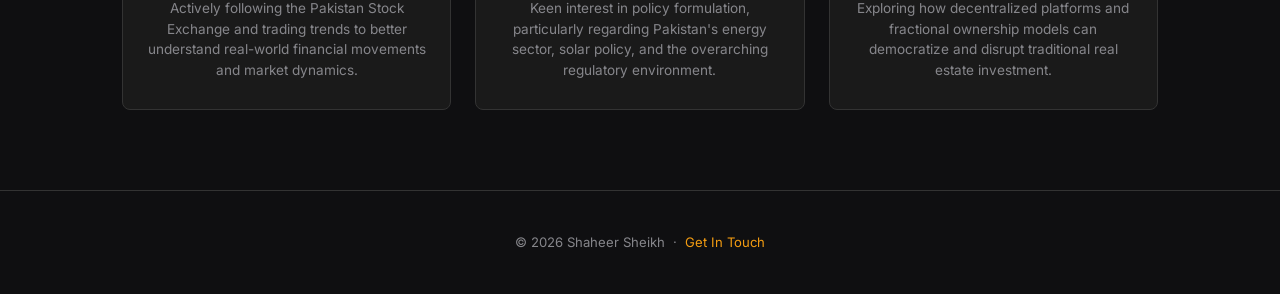
<file: skills.html>
<!doctype html>
<html lang="en">
  <head>
    <meta charset="UTF-8" />
    <meta name="viewport" content="width=device-width, initial-scale=1.0" />
    <title>Skills — Shaheer Sheikh</title>
    <link rel="stylesheet" href="style.css" />
    <style>
      .skills-layout-container {
        display: grid;
        grid-template-columns: 1fr 1fr;
        gap: 4rem;
        margin-bottom: 5rem;
      }

      .category-heading {
        font-size: 0.72rem;
        font-weight: 700;
        letter-spacing: 0.14em;
        text-transform: uppercase;
        color: #86868b;
        margin-bottom: 1.5rem;
      }

      .skill-bar-row {
        display: flex;
        align-items: center;
        gap: 1rem;
        margin-bottom: 1.2rem;
      }

      .skill-bar-row:last-child {
        margin-bottom: 0;
      }

      .skill-name-label {
        width: 160px;
        flex-shrink: 0;
        font-size: 0.82rem;
        font-weight: 500;
      }

      .bar-background {
        flex: 1;
        height: 6px;
        background-color: #333333;
        border-radius: 3px;
        overflow: hidden;
      }

      .bar-fill-amount {
        height: 100%;
        background-color: #f39c12;
        border-radius: 3px;
      }

      .skill-percentage {
        width: 34px;
        text-align: right;
        font-size: 0.78rem;
        color: #86868b;
      }

      .soft-skill-row {
        display: flex;
        justify-content: space-between;
        align-items: center;
        margin-bottom: 1.2rem;
      }

      .rating-wrapper {
        display: flex;
        gap: 6px;
      }

      .rating-dot {
        width: 12px;
        height: 12px;
        border-radius: 50%;
        background-color: #333333;
      }

      .rating-dot.filled {
        background-color: #f39c12;
      }

      .tech-tools-matrix {
        display: grid;
        grid-template-columns: repeat(4, 1fr);
        gap: 1rem;
        margin-bottom: 5rem;
      }

      .tool-item-box {
        padding: 1.2rem 1rem;
        background-color: #1a1a1a;
        border: 1px solid #333333;
        border-radius: 8px;
        text-align: center;
        transition:
          border-color 0.3s ease,
          transform 0.3s ease;
      }

      .tool-item-box:hover {
        border-color: #f39c12;
        transform: translateY(-3px);
      }

      .tool-symbol {
        font-size: 1.8rem;
        margin-bottom: 0.4rem;
      }
      .tool-title {
        font-size: 0.72rem;
        font-weight: 500;
        color: #86868b;
      }

      .hobbies-grid-layout {
        display: grid;
        grid-template-columns: repeat(3, 1fr);
        gap: 1.5rem;
      }

      .hobby-card-wrapper {
        padding: 1.8rem 1.5rem;
        background-color: #1a1a1a;
        border: 1px solid #333333;
        border-radius: 8px;
        text-align: center;
        transition:
          border-color 0.3s ease,
          transform 0.3s ease;
      }

      .hobby-card-wrapper:hover {
        border-color: #f39c12;
        transform: translateY(-4px);
      }

      .hobby-icon {
        font-size: 2.2rem;
        margin-bottom: 0.8rem;
      }
      .hobby-card-wrapper h4 {
        margin-bottom: 0.5rem;
        font-size: 0.95rem;
        color: #f5f5f7;
      }
      .hobby-card-wrapper p {
        color: #86868b;
        font-size: 0.85rem;
        line-height: 1.5;
      }

      @media (max-width: 1024px) {
        .skills-layout-container {
          grid-template-columns: 1fr;
          gap: 3rem;
        }
        .tech-tools-matrix {
          grid-template-columns: repeat(3, 1fr);
        }
        .hobbies-grid-layout {
          grid-template-columns: repeat(2, 1fr);
        }
      }

      @media (max-width: 640px) {
        .tech-tools-matrix {
          grid-template-columns: repeat(2, 1fr);
        }
        .hobbies-grid-layout {
          grid-template-columns: 1fr;
        }
        .skill-bar-row {
          flex-wrap: wrap;
        }
        .skill-name-label {
          width: 100%;
        }
      }
    </style>
  </head>
  <body>
    <nav class="navbar">
      <a href="index.html" class="nav-logo">Shaheer<span>.</span></a>
      <ul class="nav-links">
        <li><a href="index.html">Home</a></li>
        <li><a href="profile.html">Profile</a></li>
        <li><a href="gallery.html">Gallery</a></li>
        <li><a href="career.html">Goals</a></li>
        <li><a href="projects.html">Projects</a></li>
        <li><a href="skills.html" class="active">Skills</a></li>
        <li><a href="contact.html" class="btn btn-primary">Contact</a></li>
      </ul>
    </nav>

    <div class="page-hero">
      <div class="container">
        <span class="section-label">Capabilities &amp; Passions</span>
        <h1>Skills &amp; Interests</h1>
        <p style="max-width: 460px; margin-top: 0.8rem; color: #86868b">
          The technical frameworks I utilize, the models I build, and the
          real-world markets that drive my analysis.
        </p>
      </div>
    </div>

    <section>
      <div class="container">
        <div class="skills-layout-container">
          <div>
            <div class="category-heading">Technical Skills</div>

            <div class="skill-bar-row">
              <span class="skill-name-label">Financial Modeling</span>
              <div class="bar-background">
                <div class="bar-fill-amount" style="width: 85%"></div>
              </div>
              <span class="skill-percentage">85%</span>
            </div>

            <div class="skill-bar-row">
              <span class="skill-name-label">Data Analysis</span>
              <div class="bar-background">
                <div class="bar-fill-amount" style="width: 80%"></div>
              </div>
              <span class="skill-percentage">80%</span>
            </div>

            <div class="skill-bar-row">
              <span class="skill-name-label">Web Programming</span>
              <div class="bar-background">
                <div class="bar-fill-amount" style="width: 75%"></div>
              </div>
              <span class="skill-percentage">75%</span>
            </div>

            <div class="skill-bar-row">
              <span class="skill-name-label">Blockchain Concepts</span>
              <div class="bar-background">
                <div class="bar-fill-amount" style="width: 70%"></div>
              </div>
              <span class="skill-percentage">70%</span>
            </div>

            <div class="skill-bar-row">
              <span class="skill-name-label">Econometrics</span>
              <div class="bar-background">
                <div class="bar-fill-amount" style="width: 65%"></div>
              </div>
              <span class="skill-percentage">65%</span>
            </div>
          </div>

          <div>
            <div class="category-heading">Soft Skills</div>

            <div class="soft-skill-row">
              <span class="skill-name-label">Analytical Thinking</span>
              <div class="rating-wrapper">
                <div class="rating-dot filled"></div>
                <div class="rating-dot filled"></div>
                <div class="rating-dot filled"></div>
                <div class="rating-dot filled"></div>
                <div class="rating-dot filled"></div>
              </div>
            </div>

            <div class="soft-skill-row">
              <span class="skill-name-label">Financial Research</span>
              <div class="rating-wrapper">
                <div class="rating-dot filled"></div>
                <div class="rating-dot filled"></div>
                <div class="rating-dot filled"></div>
                <div class="rating-dot filled"></div>
                <div class="rating-dot"></div>
              </div>
            </div>

            <div class="soft-skill-row">
              <span class="skill-name-label">Business Communication</span>
              <div class="rating-wrapper">
                <div class="rating-dot filled"></div>
                <div class="rating-dot filled"></div>
                <div class="rating-dot filled"></div>
                <div class="rating-dot filled"></div>
                <div class="rating-dot"></div>
              </div>
            </div>

            <div class="soft-skill-row">
              <span class="skill-name-label">Problem Solving</span>
              <div class="rating-wrapper">
                <div class="rating-dot filled"></div>
                <div class="rating-dot filled"></div>
                <div class="rating-dot filled"></div>
                <div class="rating-dot filled"></div>
                <div class="rating-dot"></div>
              </div>
            </div>

            <div class="category-heading" style="margin-top: 2.5rem">
              Languages
            </div>

            <div class="soft-skill-row">
              <span class="skill-name-label">English</span>
              <div class="rating-wrapper">
                <div class="rating-dot filled"></div>
                <div class="rating-dot filled"></div>
                <div class="rating-dot filled"></div>
                <div class="rating-dot filled"></div>
                <div class="rating-dot filled"></div>
              </div>
            </div>

            <div class="soft-skill-row">
              <span class="skill-name-label">Urdu</span>
              <div class="rating-wrapper">
                <div class="rating-dot filled"></div>
                <div class="rating-dot filled"></div>
                <div class="rating-dot filled"></div>
                <div class="rating-dot filled"></div>
                <div class="rating-dot filled"></div>
              </div>
            </div>
          </div>
        </div>

        <span class="section-label">Toolbox</span>
        <h2 style="margin-bottom: 2rem">Tools &amp; Technologies</h2>

        <div class="tech-tools-matrix">
          <div class="tool-item-box">
            <div class="tool-symbol">📊</div>
            <div class="tool-title">MS Excel</div>
          </div>

          <div class="tool-item-box">
            <div class="tool-symbol">💻</div>
            <div class="tool-title">VS Code</div>
          </div>

          <div class="tool-item-box">
            <div class="tool-symbol">🌐</div>
            <div class="tool-title">HTML &amp; CSS</div>
          </div>

          <div class="tool-item-box">
            <div class="tool-symbol">🔗</div>
            <div class="tool-title">Web3 &amp; DAOs</div>
          </div>
          <div class="tool-item-box">
            <div class="tool-symbol">🧮</div>
            <div class="tool-title">Stata</div>
          </div>
          <div class="tool-item-box">
            <div class="tool-symbol">🧮</div>
            <div class="tool-title">E-views</div>
          </div>
        </div>

        <span class="section-label">Personal Interests</span>
        <h2 style="margin-bottom: 2rem">Beyond the Code</h2>

        <div class="hobbies-grid-layout">
          <div class="hobby-card-wrapper">
            <div class="hobby-icon">📈</div>
            <h4>Capital Markets</h4>
            <p>
              Actively following the Pakistan Stock Exchange and trading trends
              to better understand real-world financial movements and market
              dynamics.
            </p>
          </div>

          <div class="hobby-card-wrapper">
            <div class="hobby-icon">⚡</div>
            <h4>Policy &amp; Energy</h4>
            <p>
              Keen interest in policy formulation, particularly regarding
              Pakistan's energy sector, solar policy, and the overarching
              regulatory environment.
            </p>
          </div>

          <div class="hobby-card-wrapper">
            <div class="hobby-icon">🏢</div>
            <h4>Real Estate &amp; Blockchain</h4>
            <p>
              Exploring how decentralized platforms and fractional ownership
              models can democratize and disrupt traditional real estate
              investment.
            </p>
          </div>
        </div>
      </div>
    </section>

    <footer>
      <div class="container">
        <p>
          © 2026 Shaheer Sheikh &nbsp;·&nbsp;
          <a href="contact.html">Get In Touch</a>
        </p>
      </div>
    </footer>
  </body>
</html>
</file>
<file: style.css>
@import url('https://fonts.googleapis.com/css2?family=Inter:wght@300;400;500;600;700&display=swap');

* {
    margin: 0;
    padding: 0;
    box-sizing: border-box;
}

body {
    background-color: #0f0f11;
    color: #f5f5f7;
    font-family: 'Inter', sans-serif;
    line-height: 1.7;
}

a {
    text-decoration: none;
    color: inherit;
}

ul {
    list-style: none;
}

img {
    max-width: 100%;
    display: block;
}

h1 { font-size: 2.8rem; line-height: 1.2; }
h2 { font-size: 2rem;   line-height: 1.2; }
h3 { font-size: 1.3rem; }
h4 { font-size: 1rem;   }

p {
    color: #86868b;
    font-size: 0.95rem;
    line-height: 1.8;
}

.container {
    max-width: 1100px;
    margin: 0 auto;
    padding: 0 2rem;
}

section {
    padding: 5rem 0;
}

.section-label {
    display: inline-block;
    font-size: 0.72rem;
    font-weight: 600;
    letter-spacing: 0.15em;
    text-transform: uppercase;
    color: #f39c12;
    margin-bottom: 0.8rem;
}

.btn {
    display: inline-flex;
    align-items: center;
    justify-content: center;
    padding: 0.75rem 1.6rem;
    font-size: 0.88rem;
    font-weight: 500;
    border-radius: 50px;
    border: 1px solid transparent;
    cursor: pointer;
    transition: background-color 0.3s ease, color 0.3s ease, border-color 0.3s ease;
}

.btn-primary {
    background-color: #f39c12;
    color: #1a1a1a;
    border-color: #f39c12;
}

.btn-primary:hover {
    background-color: transparent;
    color: #f39c12;
}

.btn-outline {
    background-color: transparent;
    color: #f5f5f7;
    border-color: #333333;
}

.btn-outline:hover {
    border-color: #f39c12;
    color: #f39c12;
}

.tag {
    display: inline-block;
    padding: 0.25rem 0.8rem;
    font-size: 0.72rem;
    font-weight: 500;
    background-color: #1a1a1a;
    border: 1px solid #333333;
    border-radius: 50px;
    color: #86868b;
}

.navbar {
    display: flex;
    align-items: center;
    justify-content: space-between;
    padding: 1.2rem 2rem;
    background-color: #0f0f11;
    border-bottom: 1px solid #333333;
    position: sticky;
    top: 0;
    z-index: 100;
}

.nav-logo {
    font-size: 1.3rem;
    font-weight: 700;
}

.nav-logo span {
    color: #f39c12;
}

.nav-links {
    display: flex;
    align-items: center;
    gap: 2rem;
}

.nav-links a {
    font-size: 0.85rem;
    color: #86868b;
    transition: color 0.3s ease;
}

.nav-links a:hover,
.nav-links a.active {
    color: #f5f5f7;
}

.page-hero {
    padding: 6rem 0 3.5rem;
    background-color: #1a1a1a;
    border-bottom: 1px solid #333333;
}

footer {
    padding: 2.5rem 0;
    border-top: 1px solid #333333;
    text-align: center;
}

footer p { 
    font-size: 0.82rem; 
    color: #86868b;
}

footer a { 
    color: #f39c12; 
}

@media (max-width: 1024px) {
    h1 { font-size: 2.2rem; }
    h2 { font-size: 1.7rem; }
    section { padding: 4rem 0; }
    .page-hero { padding: 5rem 0 3rem; }
}

@media (max-width: 640px) {
    h1 { font-size: 1.8rem; }
    h2 { font-size: 1.4rem; }
    section { padding: 3rem 0; }
    .container { padding: 0 1.2rem; }
    .navbar { padding: 1rem 1.2rem; flex-direction: column; gap: 1rem; }
    .nav-links { gap: 1rem; flex-wrap: wrap; justify-content: center; display: flex; }
    .page-hero { padding: 4rem 0 2.5rem; }
}
</file>
